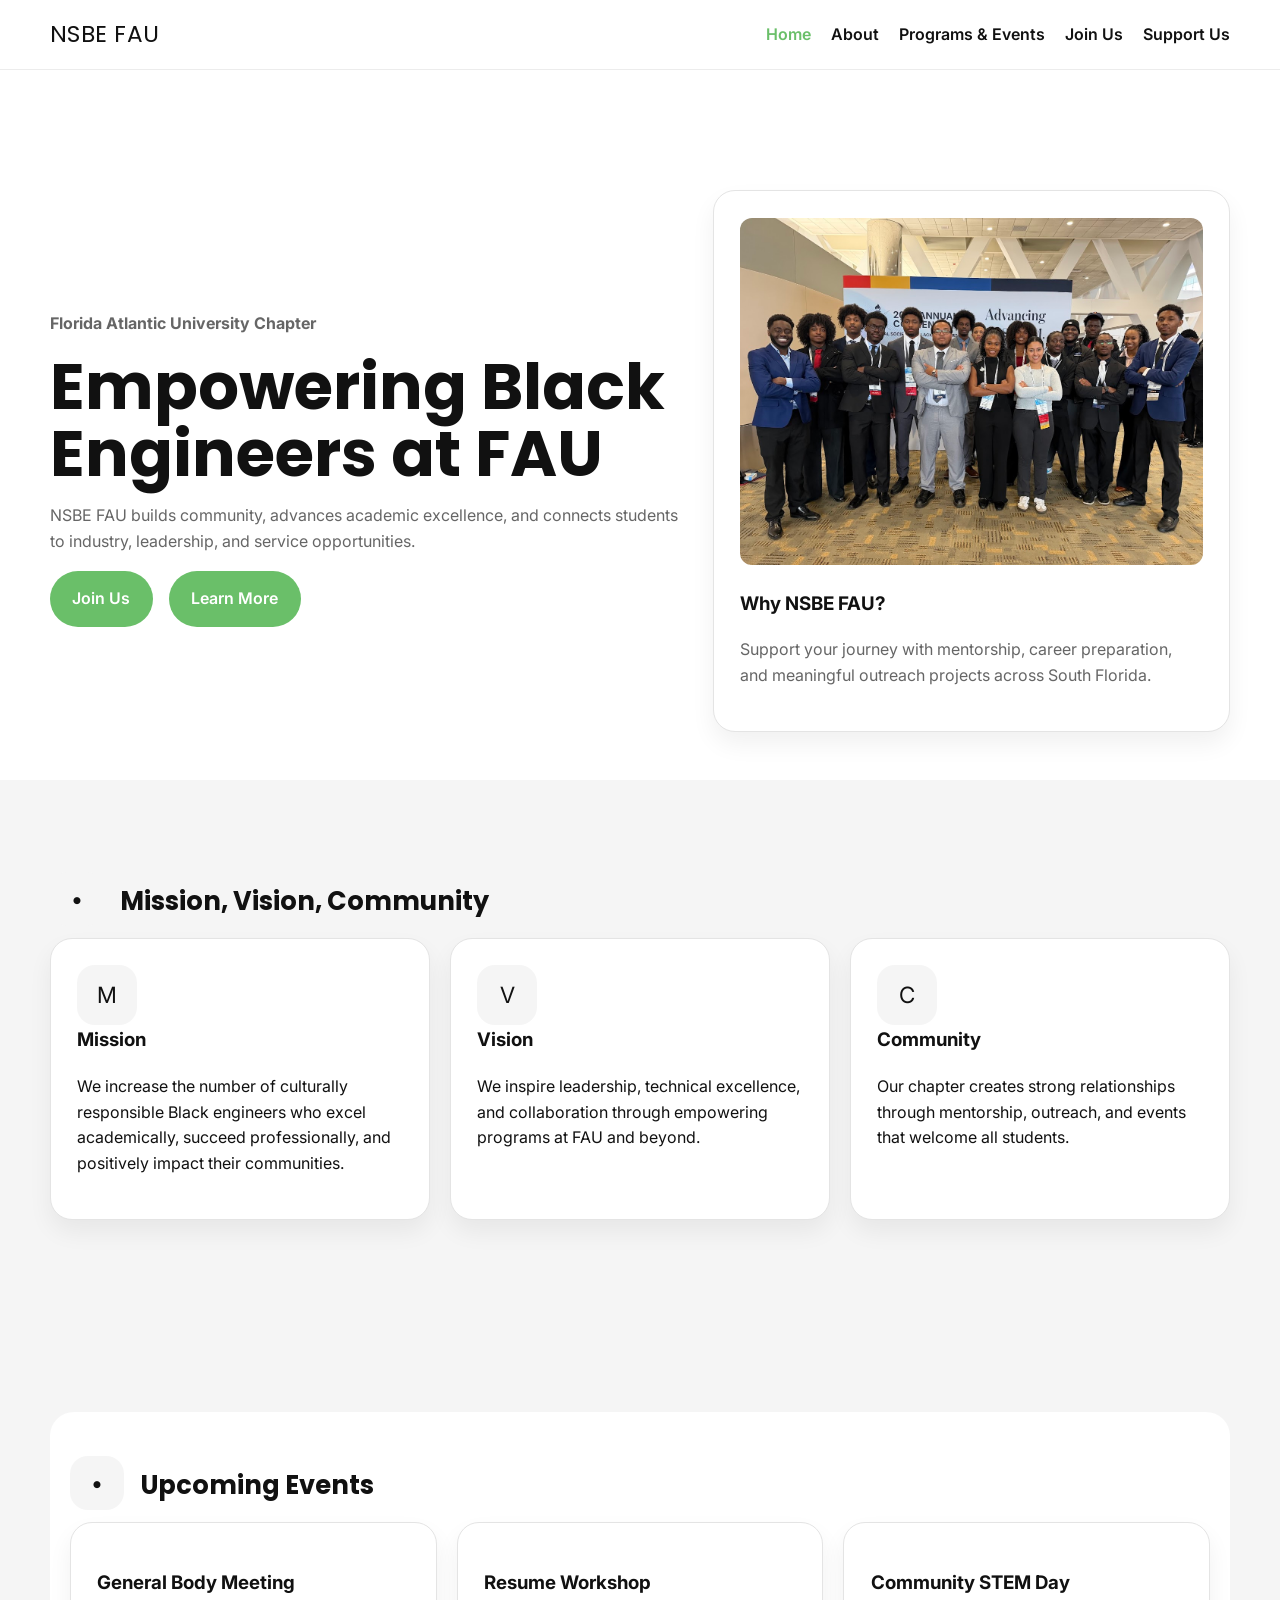
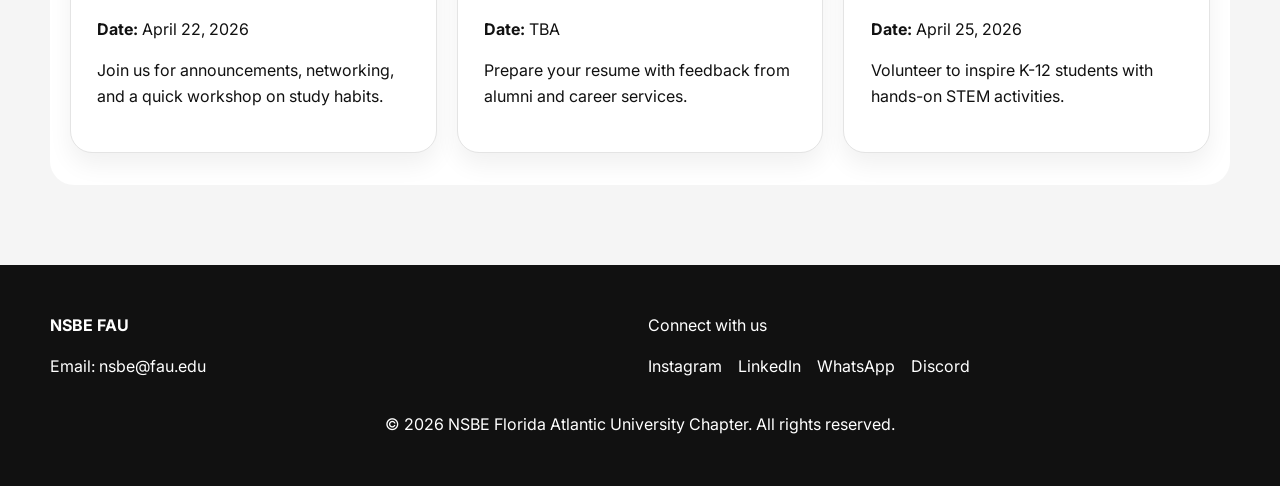
<file: index.html>
<!doctype html>
<html lang="en">
<head>
  <meta charset="utf-8">
  <meta name="viewport" content="width=device-width, initial-scale=1.0">
  <title>NSBE FAU | Home</title>
  <link rel="preconnect" href="https://fonts.googleapis.com">
  <link rel="preconnect" href="https://fonts.gstatic.com" crossorigin>
  <link href="https://fonts.googleapis.com/css2?family=Inter:wght@400;500;600;700&family=Poppins:wght@600;700&display=swap" rel="stylesheet">
  <link rel="stylesheet" href="styles.css">
</head>
<body>
  <!-- Shared header loaded via main.js -->
  <div id="header-placeholder"></div>

  <main>
    <section class="hero">
      <div class="container hero-inner">
        <div>
          <p class="inline-label">Florida Atlantic University Chapter</p>
          <h1>Empowering Black Engineers at FAU</h1>
          <p>NSBE FAU builds community, advances academic excellence, and connects students to industry, leadership, and service opportunities.</p>
          <div class="hero-actions">
            <a class="btn" href="join.html">Join Us</a>
            <a class="btn" href="#about-section">Learn More</a>
          </div>
        </div>
        <div class="card">
          <img src="assets/images/Home/About.jpg" alt="NSBE FAU About Image" style="width:100%; max-width:600px; height:auto; border-radius:12px; margin-bottom:1.5rem; margin-left:auto; margin-right:auto; display:block;">
          <h3>Why NSBE FAU?</h3>
          <p>Support your journey with mentorship, career preparation, and meaningful outreach projects across South Florida.</p>
        </div>
      </div>
    </section>

    <section class="section" id="about-section">
      <div class="container">
        <div class="section-heading">
          <div class="icon-box">•</div>
          <h2 class="section-title">Mission, Vision, Community</h2>
        </div>
        <!-- Update these cards when the chapter mission or focus changes -->
        <div class="card-grid">
          <article class="card">
            <div class="icon-box">M</div>
            <h3>Mission</h3>
            <p>We increase the number of culturally responsible Black engineers who excel academically, succeed professionally, and positively impact their communities.</p>
          </article>
          <article class="card">
            <div class="icon-box">V</div>
            <h3>Vision</h3>
            <p>We inspire leadership, technical excellence, and collaboration through empowering programs at FAU and beyond.</p>
          </article>
          <article class="card">
            <div class="icon-box">C</div>
            <h3>Community</h3>
            <p>Our chapter creates strong relationships through mentorship, outreach, and events that welcome all students.</p>
          </article>
        </div>
      </div>
    </section>

    <section class="section">
      <div class="container highlight-strip">
        <div class="section-heading">
          <div class="icon-box">•</div>
          <h2 class="section-title">Upcoming Events</h2>
        </div>
        <!-- Replace these event cards with current event details and dates -->
        <div class="event-grid">
          <article class="event-card">
            <h3>General Body Meeting</h3>
            <p><strong>Date:</strong> April 22, 2026</p>
            <p>Join us for announcements, networking, and a quick workshop on study habits.</p>
          </article>
          <article class="event-card">
            <h3>Resume Workshop</h3>
            <p><strong>Date:</strong> TBA</p>
            <p>Prepare your resume with feedback from alumni and career services.</p>
          </article>
          <article class="event-card">
            <h3>Community STEM Day</h3>
            <p><strong>Date:</strong> April 25, 2026</p>
            <p>Volunteer to inspire K-12 students with hands-on STEM activities.</p>
          </article>
        </div>
      </div>
    </section>
  </main>

  <!-- Shared footer loaded via main.js -->
  <div id="footer-placeholder"></div>

  <script src="main.js"></script>
</body>
</html>
</file>
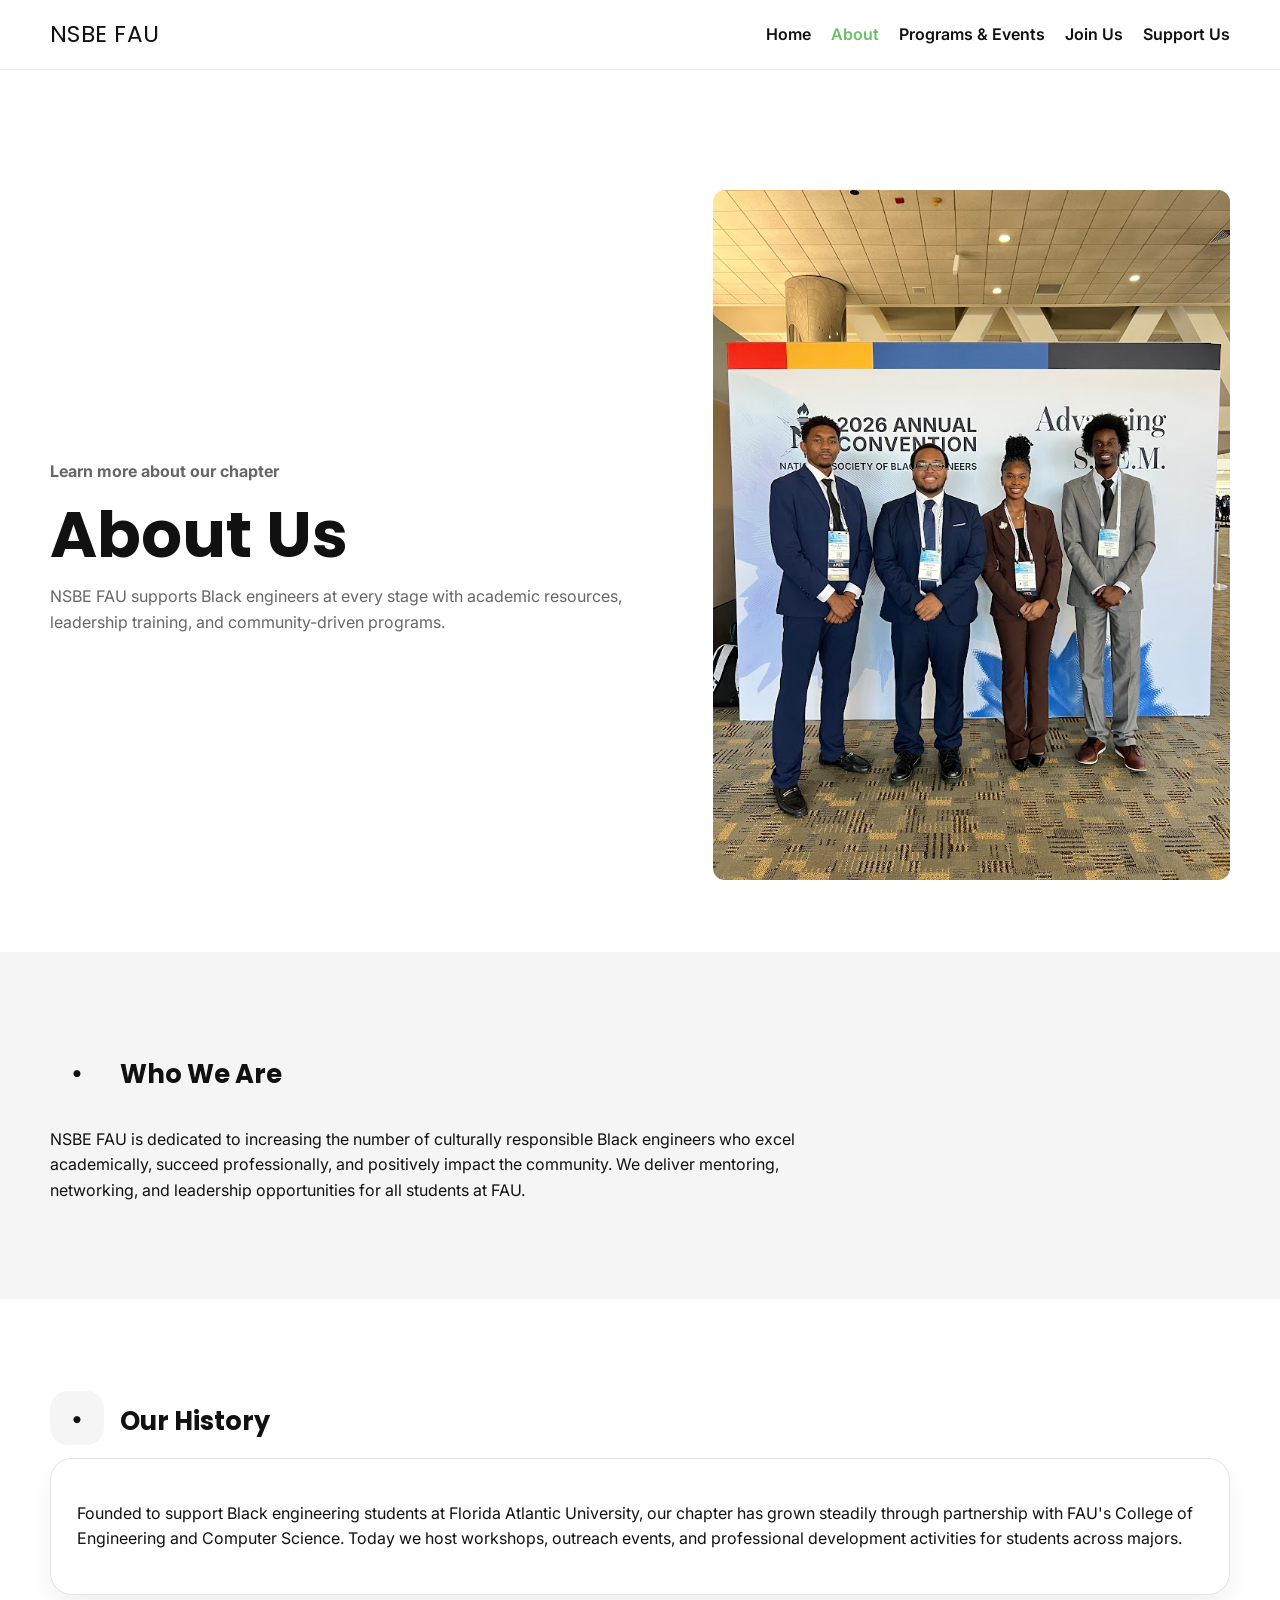
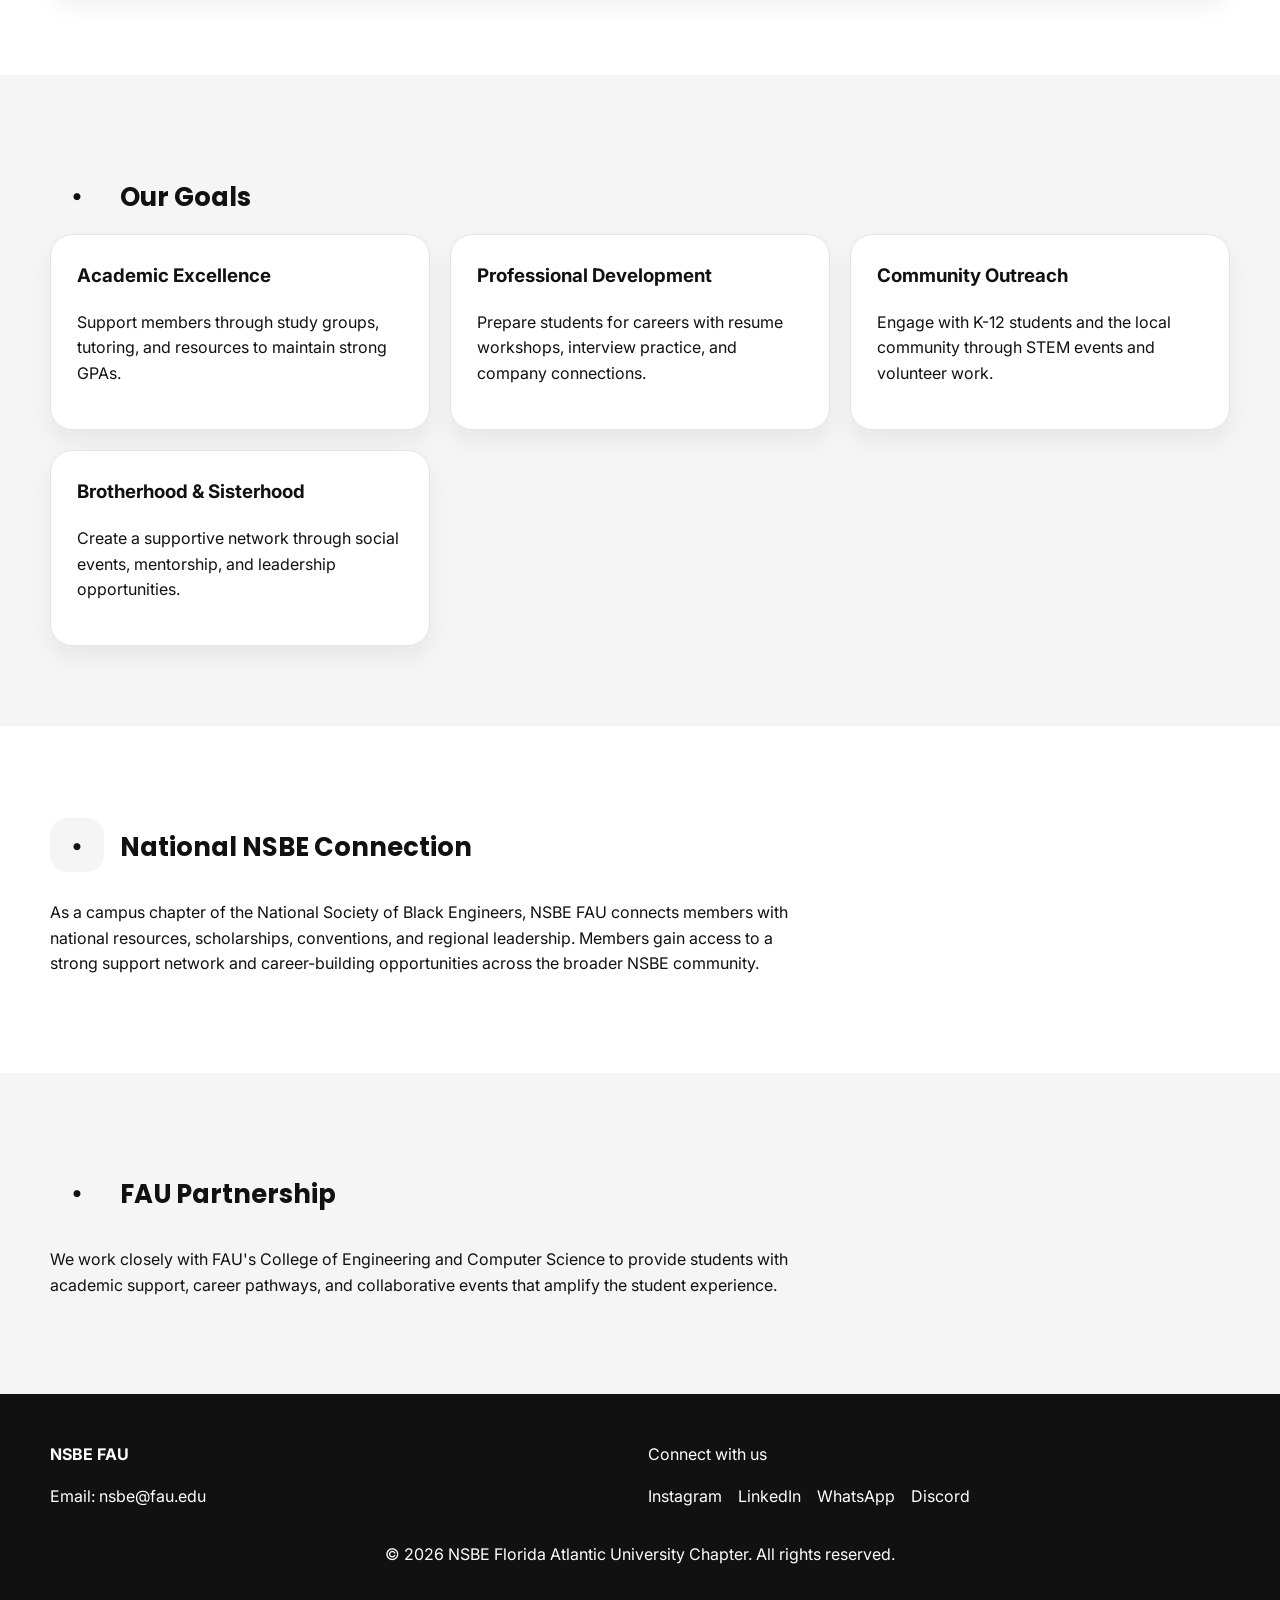
<file: about.html>
<!doctype html>
<html lang="en">
<head>
  <meta charset="utf-8">
  <meta name="viewport" content="width=device-width, initial-scale=1.0">
  <title>NSBE FAU | About</title>
  <link rel="preconnect" href="https://fonts.googleapis.com">
  <link rel="preconnect" href="https://fonts.gstatic.com" crossorigin>
  <link href="https://fonts.googleapis.com/css2?family=Inter:wght@400;500;600;700&family=Poppins:wght@600;700&display=swap" rel="stylesheet">
  <link rel="stylesheet" href="styles.css">
</head>
<body>
  <!-- Shared header loaded via main.js -->
  <div id="header-placeholder"></div>

  <main>
    <section class="hero">
      <div class="container hero-inner">
        <div>
          <p class="inline-label">Learn more about our chapter</p>
          <h1>About Us</h1>
          <p>NSBE FAU supports Black engineers at every stage with academic resources, leadership training, and community-driven programs.</p>
        </div>
        <img src="assets/images/About/Convention_J_D.jpeg" alt="NSBE FAU Convention" style="width:100%; max-width:600px; height:auto; border-radius:12px; margin-bottom:1.5rem; margin-left:auto; margin-right:auto; display:block;">
      </div>
    </section>

    <section class="section">
      <div class="container">
        <div class="section-heading">
          <div class="icon-box">•</div>
          <h2 class="section-title">Who We Are</h2>
        </div>
        <p class="section-copy">NSBE FAU is dedicated to increasing the number of culturally responsible Black engineers who excel academically, succeed professionally, and positively impact the community. We deliver mentoring, networking, and leadership opportunities for all students at FAU.</p>
      </div>
    </section>

    <section class="section" style="background:#ffffff;">
      <div class="container">
        <div class="section-heading">
          <div class="icon-box">•</div>
          <h2 class="section-title">Our History</h2>
        </div>
        <div class="card">
          <p>Founded to support Black engineering students at Florida Atlantic University, our chapter has grown steadily through partnership with FAU's College of Engineering and Computer Science. Today we host workshops, outreach events, and professional development activities for students across majors.</p>
        </div>
      </div>
    </section>

    <section class="section">
      <div class="container">
        <div class="section-heading">
          <div class="icon-box">•</div>
          <h2 class="section-title">Our Goals</h2>
        </div>
        <div class="card-grid">
          <article class="card">
            <h3>Academic Excellence</h3>
            <p>Support members through study groups, tutoring, and resources to maintain strong GPAs.</p>
          </article>
          <article class="card">
            <h3>Professional Development</h3>
            <p>Prepare students for careers with resume workshops, interview practice, and company connections.</p>
          </article>
          <article class="card">
            <h3>Community Outreach</h3>
            <p>Engage with K-12 students and the local community through STEM events and volunteer work.</p>
          </article>
          <article class="card">
            <h3>Brotherhood & Sisterhood</h3>
            <p>Create a supportive network through social events, mentorship, and leadership opportunities.</p>
          </article>
        </div>
      </div>
    </section>

    <section class="section" style="background:#ffffff;">
      <div class="container">
        <div class="section-heading">
          <div class="icon-box">•</div>
          <h2 class="section-title">National NSBE Connection</h2>
        </div>
        <p class="section-copy">As a campus chapter of the National Society of Black Engineers, NSBE FAU connects members with national resources, scholarships, conventions, and regional leadership. Members gain access to a strong support network and career-building opportunities across the broader NSBE community.</p>
      </div>
    </section>

    <section class="section">
      <div class="container">
        <div class="section-heading">
          <div class="icon-box">•</div>
          <h2 class="section-title">FAU Partnership</h2>
        </div>
        <p class="section-copy">We work closely with FAU's College of Engineering and Computer Science to provide students with academic support, career pathways, and collaborative events that amplify the student experience.</p>
      </div>
    </section>
  </main>

  <!-- Shared footer loaded via main.js -->
  <div id="footer-placeholder"></div>

  <script src="main.js"></script>
</body>
</html>
</file>
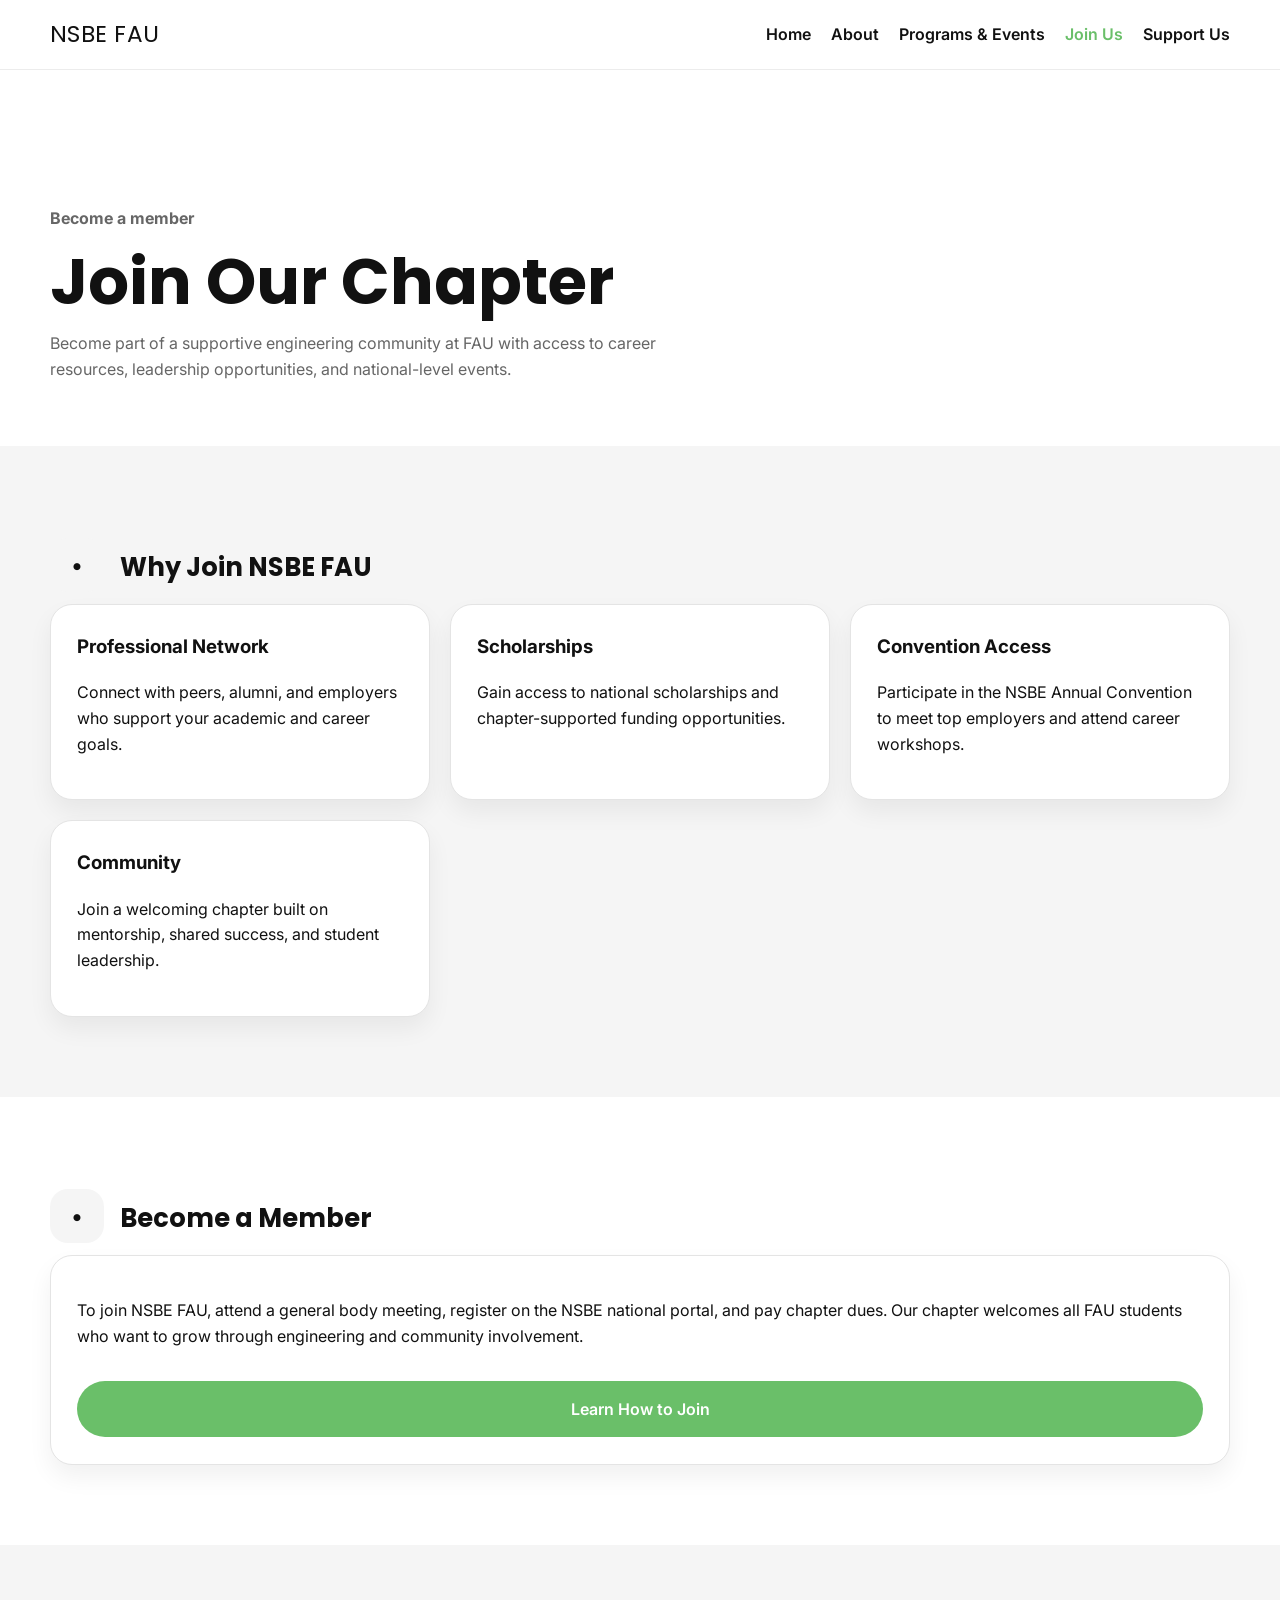
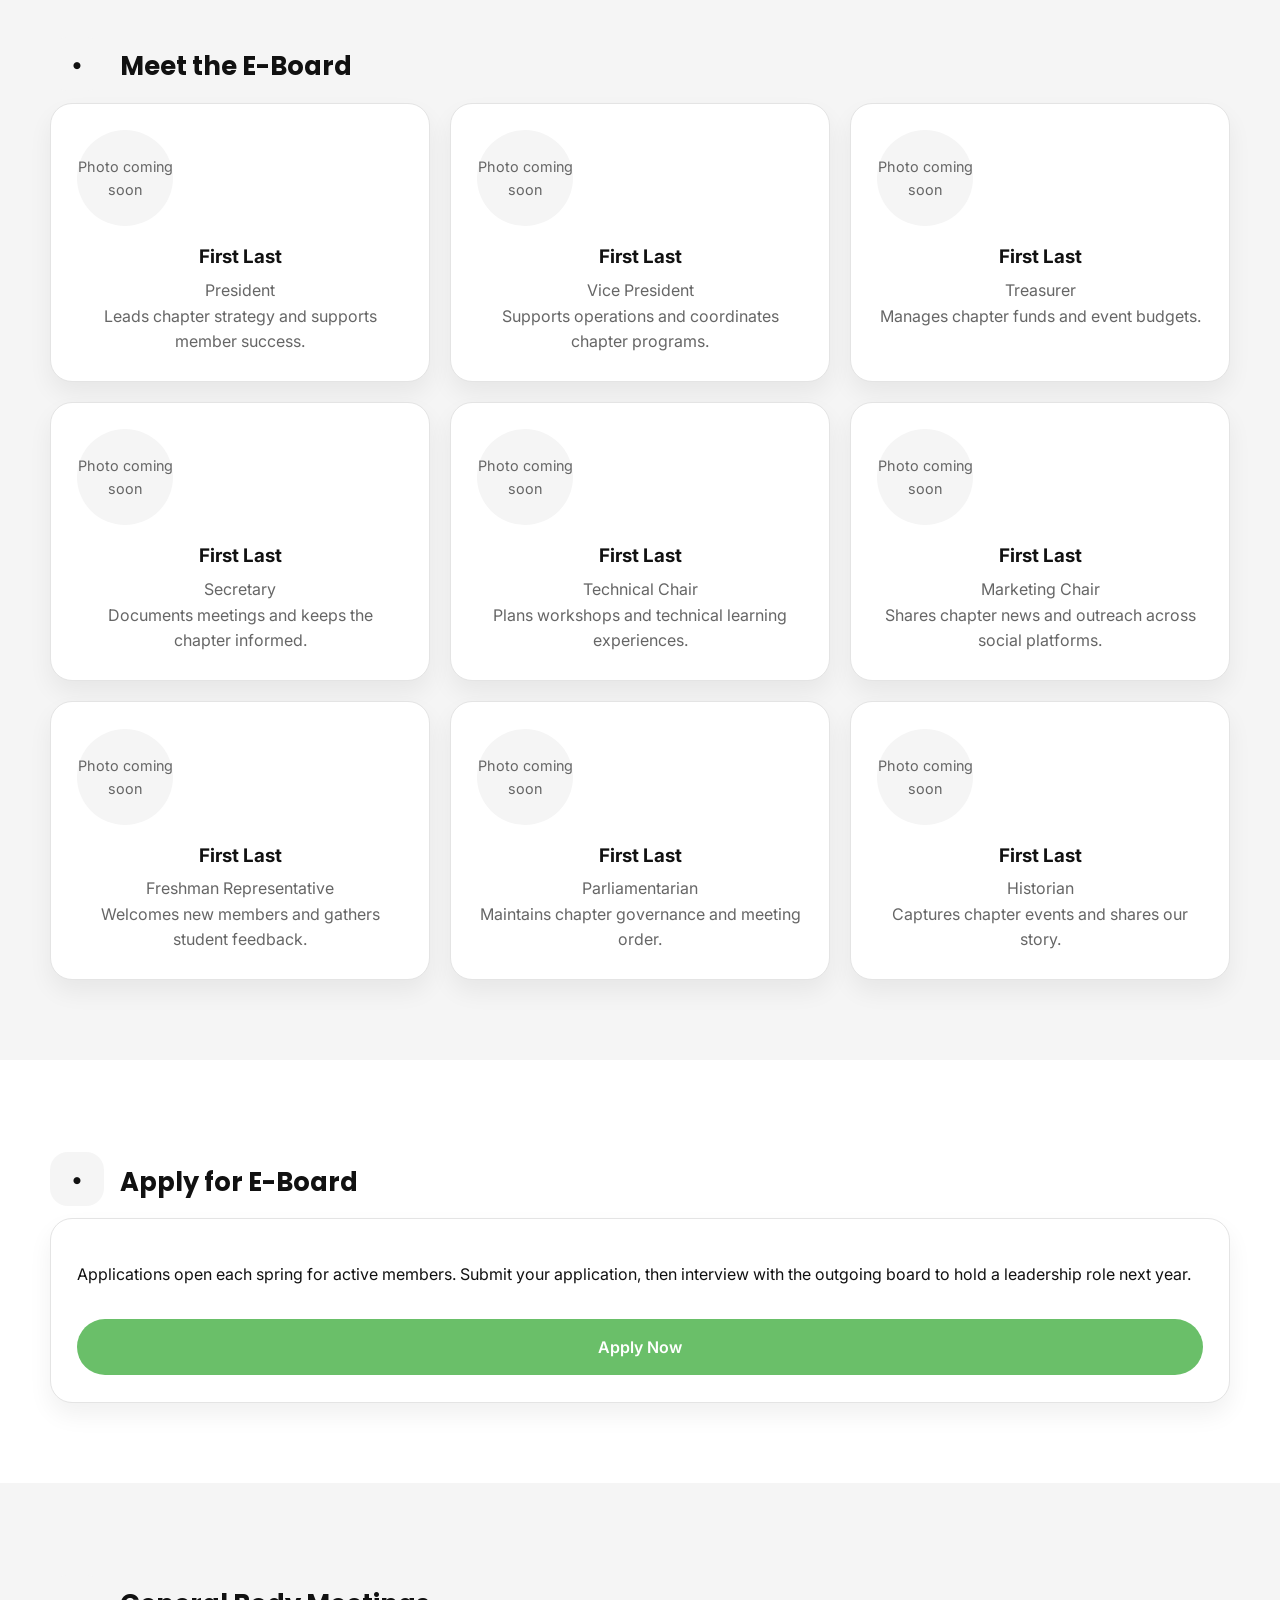
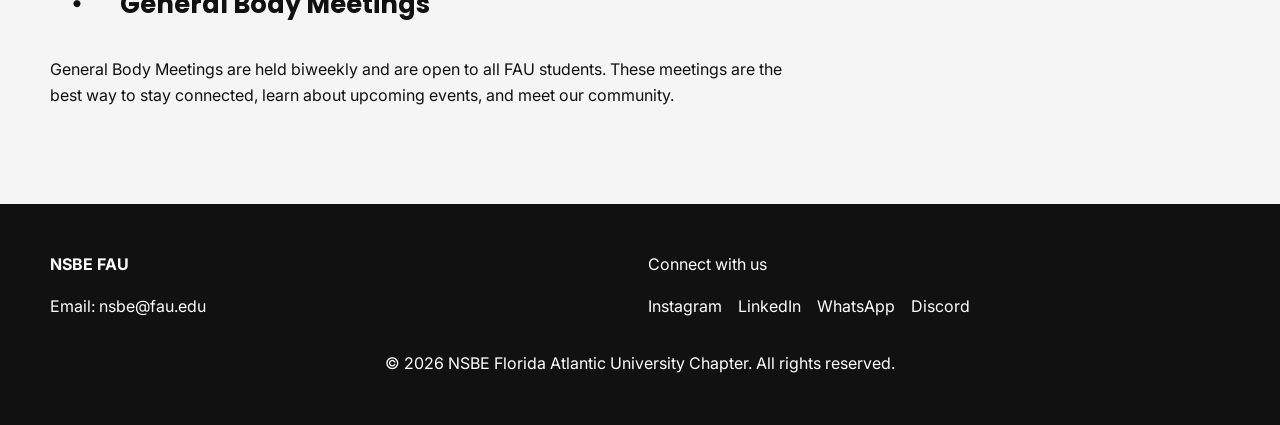
<file: join.html>
<!doctype html>
<html lang="en">
<head>
  <meta charset="utf-8">
  <meta name="viewport" content="width=device-width, initial-scale=1.0">
  <title>NSBE FAU | Join Us</title>
  <link rel="preconnect" href="https://fonts.googleapis.com">
  <link rel="preconnect" href="https://fonts.gstatic.com" crossorigin>
  <link href="https://fonts.googleapis.com/css2?family=Inter:wght@400;500;600;700&family=Poppins:wght@600;700&display=swap" rel="stylesheet">
  <link rel="stylesheet" href="styles.css">
</head>
<body>
  <!-- Shared header loaded via main.js -->
  <div id="header-placeholder"></div>

  <main>
    <section class="hero">
      <div class="container hero-inner">
        <div>
          <p class="inline-label">Become a member</p>
          <h1>Join Our Chapter</h1>
          <p>Become part of a supportive engineering community at FAU with access to career resources, leadership opportunities, and national-level events.</p>
        </div>
      </div>
    </section>

    <section class="section">
      <div class="container">
        <div class="section-heading">
          <div class="icon-box">•</div>
          <h2 class="section-title">Why Join NSBE FAU</h2>
        </div>
        <div class="card-grid">
          <article class="card">
            <h3>Professional Network</h3>
            <p>Connect with peers, alumni, and employers who support your academic and career goals.</p>
          </article>
          <article class="card">
            <h3>Scholarships</h3>
            <p>Gain access to national scholarships and chapter-supported funding opportunities.</p>
          </article>
          <article class="card">
            <h3>Convention Access</h3>
            <p>Participate in the NSBE Annual Convention to meet top employers and attend career workshops.</p>
          </article>
          <article class="card">
            <h3>Community</h3>
            <p>Join a welcoming chapter built on mentorship, shared success, and student leadership.</p>
          </article>
        </div>
      </div>
    </section>

    <section class="section" style="background:#ffffff;">
      <div class="container">
        <div class="section-heading">
          <div class="icon-box">•</div>
          <h2 class="section-title">Become a Member</h2>
        </div>
        <div class="block-card">
          <p>To join NSBE FAU, attend a general body meeting, register on the NSBE national portal, and pay chapter dues. Our chapter welcomes all FAU students who want to grow through engineering and community involvement.</p>
          <a class="btn" href="https://www.nsbe.org" target="_blank" rel="noopener noreferrer">Learn How to Join</a>
        </div>
      </div>
    </section>

    <section class="section">
      <div class="container">
        <div class="section-heading">
          <div class="icon-box">•</div>
          <h2 class="section-title">Meet the E-Board</h2>
        </div>
        <!-- Update officer names, titles, and descriptions here as leadership changes -->
        <div class="officer-grid">
          <article class="officer-card">
            <div class="profile-photo">Photo coming soon</div>
            <h3>First Last</h3>
            <p>President</p>
            <p>Leads chapter strategy and supports member success.</p>
          </article>
          <article class="officer-card">
            <div class="profile-photo">Photo coming soon</div>
            <h3>First Last</h3>
            <p>Vice President</p>
            <p>Supports operations and coordinates chapter programs.</p>
          </article>
          <article class="officer-card">
            <div class="profile-photo">Photo coming soon</div>
            <h3>First Last</h3>
            <p>Treasurer</p>
            <p>Manages chapter funds and event budgets.</p>
          </article>
          <article class="officer-card">
            <div class="profile-photo">Photo coming soon</div>
            <h3>First Last</h3>
            <p>Secretary</p>
            <p>Documents meetings and keeps the chapter informed.</p>
          </article>
          <article class="officer-card">
            <div class="profile-photo">Photo coming soon</div>
            <h3>First Last</h3>
            <p>Technical Chair</p>
            <p>Plans workshops and technical learning experiences.</p>
          </article>
          <article class="officer-card">
            <div class="profile-photo">Photo coming soon</div>
            <h3>First Last</h3>
            <p>Marketing Chair</p>
            <p>Shares chapter news and outreach across social platforms.</p>
          </article>
          <article class="officer-card">
            <div class="profile-photo">Photo coming soon</div>
            <h3>First Last</h3>
            <p>Freshman Representative</p>
            <p>Welcomes new members and gathers student feedback.</p>
          </article>
          <article class="officer-card">
            <div class="profile-photo">Photo coming soon</div>
            <h3>First Last</h3>
            <p>Parliamentarian</p>
            <p>Maintains chapter governance and meeting order.</p>
          </article>
          <article class="officer-card">
            <div class="profile-photo">Photo coming soon</div>
            <h3>First Last</h3>
            <p>Historian</p>
            <p>Captures chapter events and shares our story.</p>
          </article>
        </div>
      </div>
    </section>

    <section class="section" style="background:#ffffff;">
      <div class="container">
        <div class="section-heading">
          <div class="icon-box">•</div>
          <h2 class="section-title">Apply for E-Board</h2>
        </div>
        <div class="block-card">
          <p>Applications open each spring for active members. Submit your application, then interview with the outgoing board to hold a leadership role next year.</p>
          <a class="btn" href="#">Apply Now</a>
        </div>
      </div>
    </section>

    <section class="section">
      <div class="container">
        <div class="section-heading">
          <div class="icon-box">•</div>
          <h2 class="section-title">General Body Meetings</h2>
        </div>
        <!-- Update meeting frequency or location details as needed -->
        <p class="section-copy">General Body Meetings are held biweekly and are open to all FAU students. These meetings are the best way to stay connected, learn about upcoming events, and meet our community.</p>
      </div>
    </section>
  </main>

  <!-- Shared footer loaded via main.js -->
  <div id="footer-placeholder"></div>

  <script src="main.js"></script>
</body>
</html>
</file>
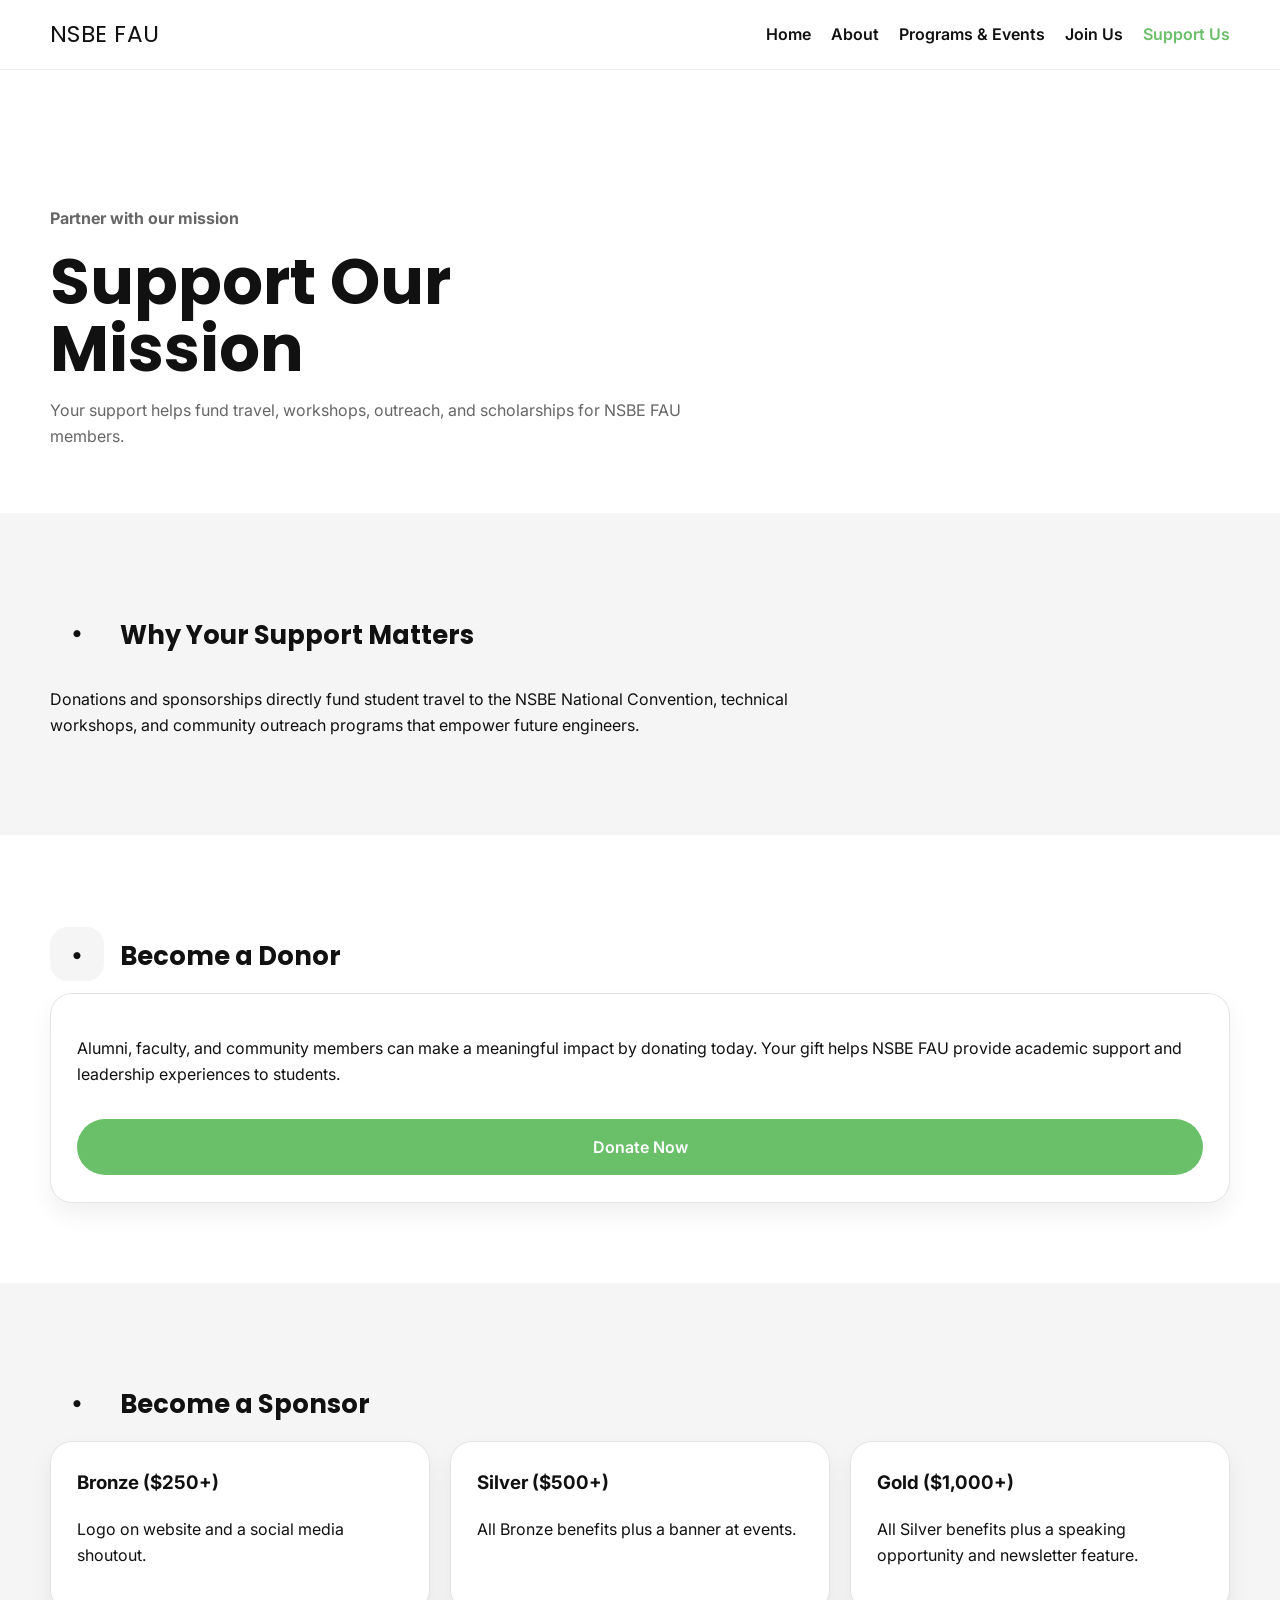
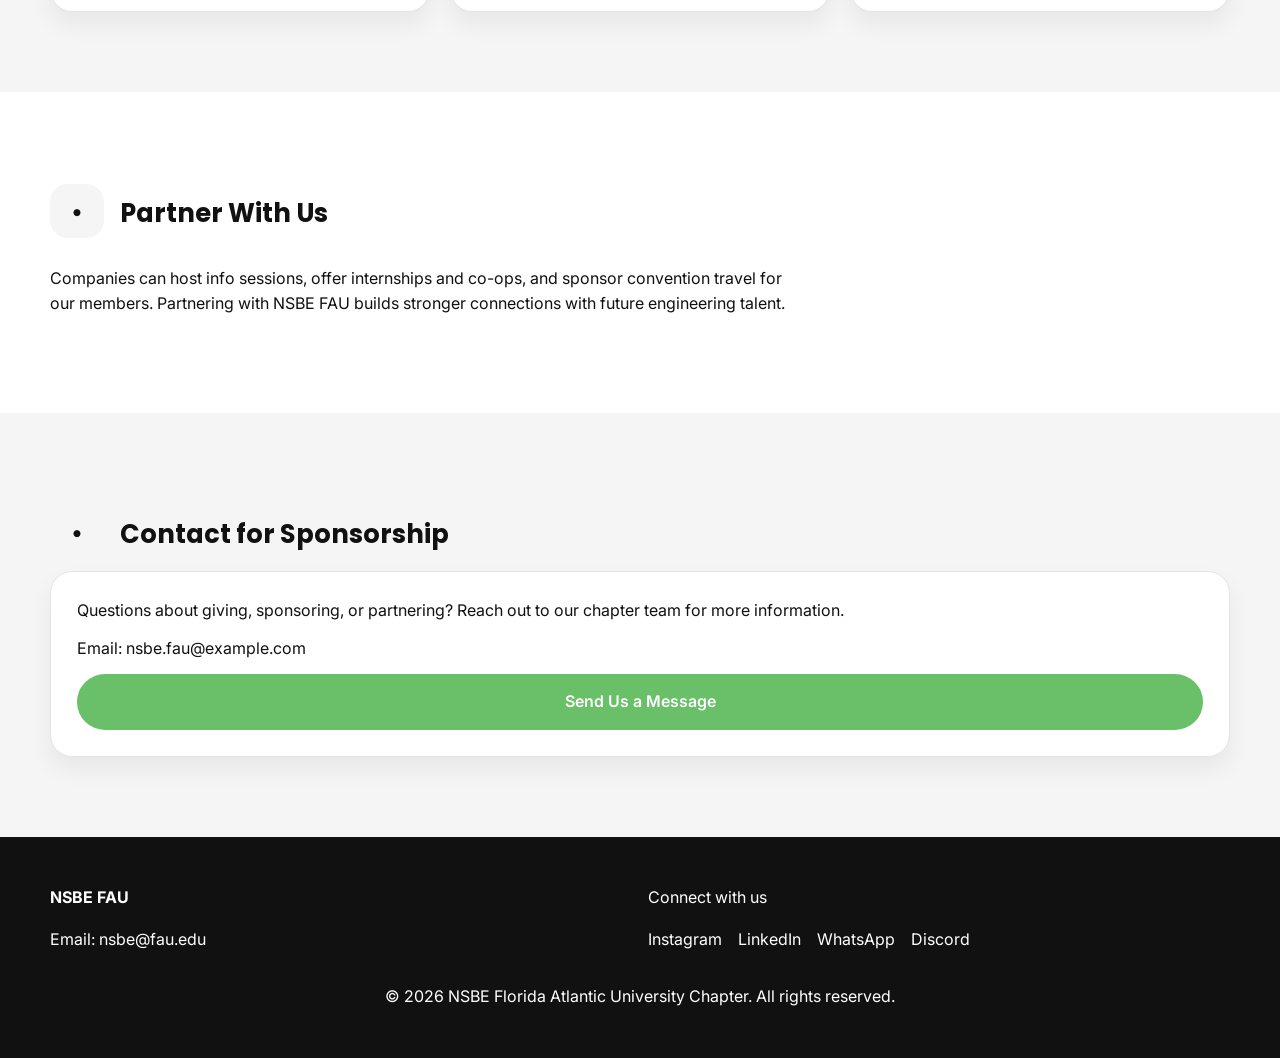
<file: support.html>
<!doctype html>
<html lang="en">
<head>
  <meta charset="utf-8">
  <meta name="viewport" content="width=device-width, initial-scale=1.0">
  <title>NSBE FAU | Support Us</title>
  <link rel="preconnect" href="https://fonts.googleapis.com">
  <link rel="preconnect" href="https://fonts.gstatic.com" crossorigin>
  <link href="https://fonts.googleapis.com/css2?family=Inter:wght@400;500;600;700&family=Poppins:wght@600;700&display=swap" rel="stylesheet">
  <link rel="stylesheet" href="styles.css">
</head>
<body>
  <!-- Shared header loaded via main.js -->
  <div id="header-placeholder"></div>

  <main>
    <section class="hero">
      <div class="container hero-inner">
        <div>
          <p class="inline-label">Partner with our mission</p>
          <h1>Support Our Mission</h1>
          <p>Your support helps fund travel, workshops, outreach, and scholarships for NSBE FAU members.</p>
        </div>
      </div>
    </section>

    <section class="section">
      <div class="container">
        <div class="section-heading">
          <div class="icon-box">•</div>
          <h2 class="section-title">Why Your Support Matters</h2>
        </div>
        <p class="section-copy">Donations and sponsorships directly fund student travel to the NSBE National Convention, technical workshops, and community outreach programs that empower future engineers.</p>
      </div>
    </section>

    <section class="section" style="background:#ffffff;">
      <div class="container">
        <div class="section-heading">
          <div class="icon-box">•</div>
          <h2 class="section-title">Become a Donor</h2>
        </div>
        <div class="block-card">
          <p>Alumni, faculty, and community members can make a meaningful impact by donating today. Your gift helps NSBE FAU provide academic support and leadership experiences to students.</p>
          <a class="btn" href="https://enroll.zellepay.com/qr-codes?data=ewogICJ0b2tlbiIgOiAibnNiZUBmYXUuZWR1IiwKICAibmFtZSIgOiAiTmF0aW9uYWwgU29jaWV0eSBPZiBCbGFjayBFbmdpbmVlcnMiCn0=">Donate Now</a>
        </div>
      </div>
    </section>

    <section class="section">
      <div class="container">
        <div class="section-heading">
          <div class="icon-box">•</div>
          <h2 class="section-title">Become a Sponsor</h2>
        </div>
        <div class="sponsor-grid">
          <article class="sponsor-card">
            <h3>Bronze ($250+)</h3>
            <p>Logo on website and a social media shoutout.</p>
          </article>
          <article class="sponsor-card">
            <h3>Silver ($500+)</h3>
            <p>All Bronze benefits plus a banner at events.</p>
          </article>
          <article class="sponsor-card">
            <h3>Gold ($1,000+)</h3>
            <p>All Silver benefits plus a speaking opportunity and newsletter feature.</p>
          </article>
        </div>
      </div>
    </section>

    <section class="section" style="background:#ffffff;">
      <div class="container">
        <div class="section-heading">
          <div class="icon-box">•</div>
          <h2 class="section-title">Partner With Us</h2>
        </div>
        <p class="section-copy">Companies can host info sessions, offer internships and co-ops, and sponsor convention travel for our members. Partnering with NSBE FAU builds stronger connections with future engineering talent.</p>
      </div>
    </section>

    <section class="section">
      <div class="container">
        <div class="section-heading">
          <div class="icon-box">•</div>
          <h2 class="section-title">Contact for Sponsorship</h2>
        </div>
        <div class="contact-card">
          <p>Questions about giving, sponsoring, or partnering? Reach out to our chapter team for more information.</p>
          <!-- Replace the email address below with the chapter sponsorship contact if it changes -->
          <p>Email: <a href="mailto:nsbe.fau@example.com">nsbe.fau@example.com</a></p>
          <a class="btn" href="#">Send Us a Message</a>
        </div>
      </div>
    </section>
  </main>

  <!-- Shared footer loaded via main.js -->
  <div id="footer-placeholder"></div>

  <script src="main.js"></script>
</body>
</html>
</file>
<file: styles.css>
/*
  NSBE FAU Website Styles
  ------------------------
  Color Variables:
    --color-primary: main green used for buttons, links, accents
    --color-secondary: black used for headers, footer, and nav
    --color-bg: page background
    --color-surface: cards and sections
    --color-muted: gray text and borders
  Typography Variables:
    --font-body: Inter, sans-serif
    --font-heading: Poppins, sans-serif
*/
:root {
  --color-primary: #6abf69;
  --color-primary-dark: #549f55;
  --color-secondary: #111111;
  --color-bg: #f5f5f5;
  --color-surface: #ffffff;
  --color-muted: #666666;
  --color-border: #e4e4e4;
  --font-body: 'Inter', sans-serif;
  --font-heading: 'Poppins', sans-serif;
  --max-width: 1180px;
}

* {
  box-sizing: border-box;
}

html {
  scroll-behavior: smooth;
}

body {
  margin: 0;
  font-family: var(--font-body);
  color: var(--color-secondary);
  background: var(--color-bg);
  line-height: 1.6;
}

a {
  color: inherit;
  text-decoration: none;
}

img {
  max-width: 100%;
  display: block;
}

button,
.btn {
  display: inline-flex;
  align-items: center;
  justify-content: center;
  padding: 0.95rem 1.4rem;
  border: none;
  border-radius: 999px;
  background: var(--color-primary);
  color: #ffffff;
  font-weight: 600;
  cursor: pointer;
  transition: background 0.2s ease;
}

button:hover,
.btn:hover {
  background: var(--color-primary-dark);
}

.section {
  padding: 48px 20px;
}

@media (min-width: 768px) {
  .section {
    padding: 80px 32px;
  }
}

.container {
  width: min(100%, var(--max-width));
  margin: 0 auto;
}

.site-header,
.site-footer {
  width: 100%;
}

.site-header {
  position: sticky;
  top: 0;
  z-index: 999;
  background: #ffffff;
  border-bottom: 1px solid rgba(17, 17, 17, 0.08);
}

.navbar {
  display: flex;
  align-items: center;
  justify-content: space-between;
  gap: 1rem;
  padding: 1rem 0;
}

.site-logo {
  font-family: var(--font-heading);
  font-size: clamp(1.1rem, 2vw, 1.45rem);
  letter-spacing: 0.02em;
}

.navbar-links {
  display: none;
  gap: 1.25rem;
  align-items: center;
}

.navbar-links a {
  color: var(--color-secondary);
  font-weight: 600;
  transition: color 0.2s ease;
}

.navbar-links a.active,
.navbar-links a:hover {
  color: var(--color-primary);
}

.nav-toggle {
  border: 1px solid var(--color-border);
  background: #ffffff;
  padding: 0.75rem;
  border-radius: 0.75rem;
}

.hero {
  padding: 80px 20px 48px;
  background: #ffffff;
}

.hero-inner {
  display: grid;
  gap: 30px;
}

.hero h1 {
  font-family: var(--font-heading);
  font-size: clamp(2.5rem, 5vw, 4rem);
  margin: 0;
  line-height: 1.05;
}

.hero p {
  max-width: 680px;
  color: var(--color-muted);
}

.hero-actions {
  display: flex;
  flex-wrap: wrap;
  gap: 1rem;
}

.section-title {
  font-family: var(--font-heading);
  font-size: clamp(1.6rem, 2vw, 2rem);
  margin-bottom: 1rem;
}

.grid,
.card-grid,
.event-grid,
.officer-grid,
.sponsor-grid {
  display: grid;
  gap: 1.25rem;
}

.card,
.event-card,
.block-card,
.officer-card,
.sponsor-card,
.contact-card {
  background: var(--color-surface);
  border: 1px solid var(--color-border);
  box-shadow: 0 12px 24px rgba(17, 17, 17, 0.06);
  border-radius: 22px;
  padding: 1.65rem;
}

.card h3,
.block-card h3,
.officer-card h3,
.sponsor-card h3 {
  margin-top: 0;
}

.icon-box {
  width: 60px;
  height: 60px;
  display: grid;
  place-items: center;
  border-radius: 18px;
  background: #f5f5f5;
  font-size: 1.4rem;
}

.inline-label {
  color: var(--color-primary);
  font-weight: 700;
}

.highlight-strip {
  background: #ffffff;
  border-radius: 24px;
  padding: 32px 20px;
  margin-top: 32px;
}

.event-grid {
  grid-template-columns: 1fr;
}

@media (min-width: 640px) {
  .navbar-links {
    display: flex;
  }

  .nav-toggle {
    display: none;
  }

  .hero-inner {
    grid-template-columns: 1.1fr 0.9fr;
    align-items: center;
  }

  .card-grid {
    grid-template-columns: repeat(3, minmax(0, 1fr));
  }

  .event-grid {
    grid-template-columns: repeat(3, minmax(0, 1fr));
  }

  .officer-grid {
    grid-template-columns: repeat(2, minmax(0, 1fr));
  }

  .sponsor-grid {
    grid-template-columns: repeat(3, minmax(0, 1fr));
  }
}

@media (min-width: 992px) {
  .hero {
    padding-top: 120px;
  }

  .officer-grid {
    grid-template-columns: repeat(3, minmax(0, 1fr));
  }
}

.section-intro,
.section-copy {
  max-width: 760px;
}

.block-card {
  display: grid;
  gap: 1rem;
}

.profile-photo {
  width: 96px;
  height: 96px;
  border-radius: 50%;
  background: #f5f5f5;
  display: grid;
  place-items: center;
  color: var(--color-muted);
  font-size: 0.9rem;
  margin-bottom: 1rem;
}

.officer-card {
  text-align: center;
}

.officer-card h3 {
  margin-bottom: 0.35rem;
 }

.officer-card p {
  margin: 0;
  color: var(--color-muted);
}

.footer-links {
  display: flex;
  flex-wrap: wrap;
  gap: 1rem;
  justify-content: center;
  margin: 1rem 0 0;
}

.site-footer {
  background: var(--color-secondary);
  color: #ffffff;
  padding: 32px 20px;
}

.site-footer p,
.site-footer a {
  color: #ffffff;
}

.footer-inner {
  display: grid;
  gap: 1rem;
  justify-items: center;
  text-align: center;
}

@media (min-width: 768px) {
  .footer-inner {
    grid-template-columns: 1fr 1fr;
    text-align: left;
    justify-items: start;
  }
}

.mobile-menu {
  display: none;
}

.mobile-menu.open {
  display: grid;
  gap: 1rem;
  padding: 1rem 0;
}

.section-heading {
  display: flex;
  align-items: center;
  gap: 1rem;
}

.section-heading .icon-box {
  width: 54px;
  height: 54px;
}

.contact-card {
  display: grid;
  gap: 0.75rem;
}

.contact-card p {
  margin: 0;
}

.card-cta {
  margin-top: 1rem;
}

@media (max-width: 639px) {
  .section {
    padding-top: 48px;
    padding-bottom: 48px;
  }

  .hero {
    padding-top: 60px;
  }

  .hero-actions {
    flex-direction: column;
    align-items: stretch;
  }
}
</file>
